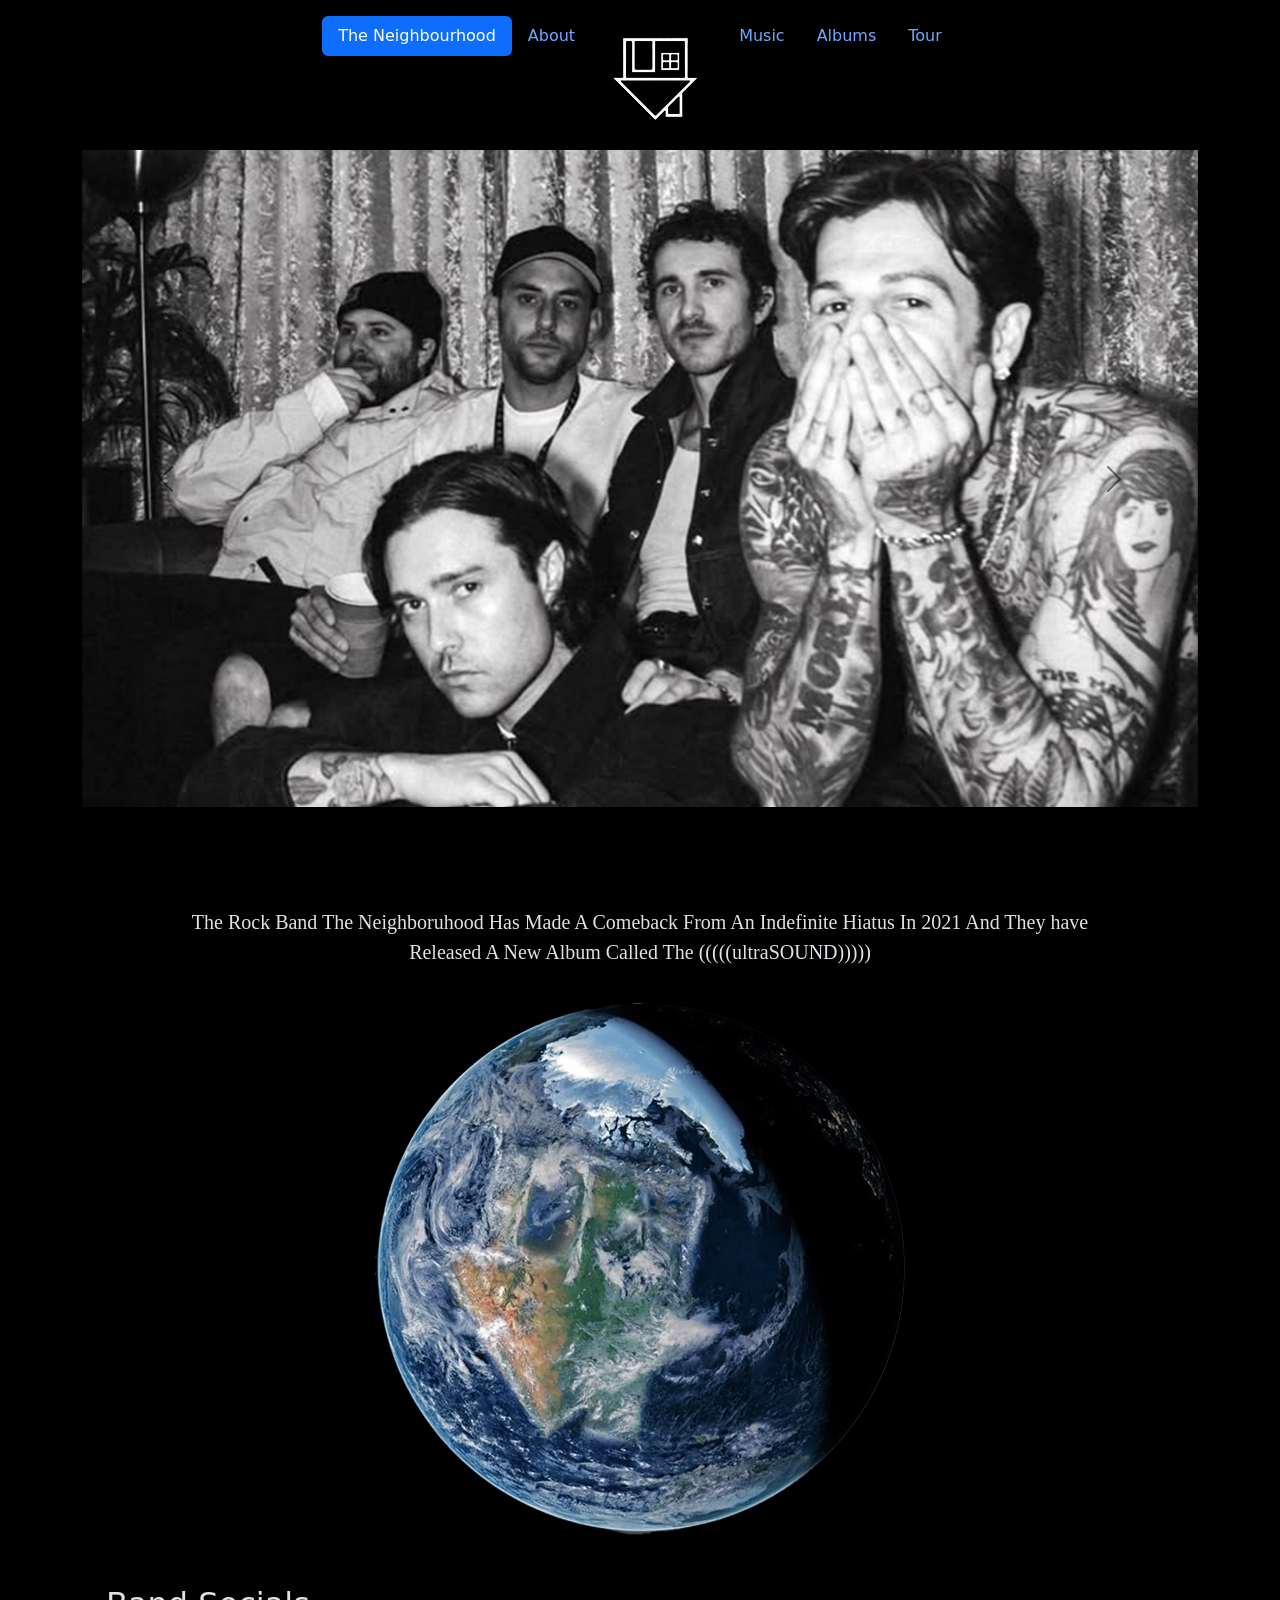
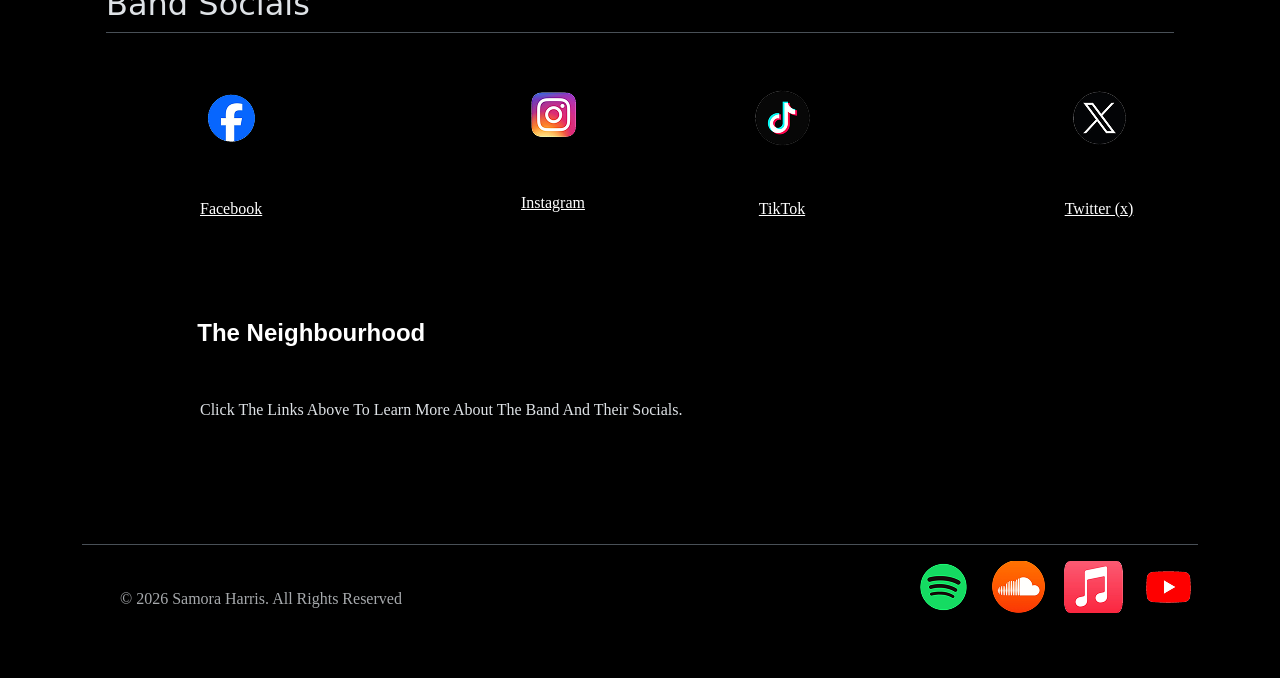
<file: index.html>
<!DOCTYPE html>
<html lang="en" data-bs-theme="dark">
<head>
    <meta charset="UTF-8">
    <meta name="viewport" content="width=device-width, initial-scale=1.0">
    <title>Band_homepage</title>
</head>
<body>
<link href="https://cdn.jsdelivr.net/npm/bootstrap@5.3.3/dist/css/bootstrap.min.css" rel="stylesheet">
 <link href="css/Styles_1.css" rel="stylesheet" />

      <div class="b-example-divider"></div>
      <div class="container">
        <header class="d-flex justify-content-center py-3">
          <ul class="nav nav-pills">
            <li class="nav-item">
              <a href="index.html" class="nav-link active" aria-current="page">The Neighbourhood</a>
            </li>
            <li class="nav-item"><a href="About.html" class="nav-link">About</a></li>
            <li class="nav-item"><a href="albums.html" class="nav-link"><img src="img/TheN_logo 1.png" class="rounded mx-auto d-block" alt="..."></a></li>
            <li class="nav-item"><a href="Music.html" class="nav-link">Music</a></li>
            <li class="nav-item"><a href="albums.html" class="nav-link">Albums</a></li>
            <li class="nav-item"><a href="tour.html" class="nav-link">Tour</a></li>
          </ul>
        </header>

<div id="carouselExample" class="carousel slide">
  <div class="carousel-inner">
    <div class="carousel-item active">
      <img src="img/Rectangle 1.png" class="d-block w-100" alt="...">
    </div>
    <div class="carousel-item">
      <img src="img/THE_BAND.png" class="d-block w-100" alt="...">
    </div>
    <div class="carousel-item">
      <img src="img/Rectangle 33.png" class="d-block w-100" alt="...">
    </div>
  </div>
  <button class="carousel-control-prev" type="button" data-bs-target="#carouselExample" data-bs-slide="prev">
    <span class="carousel-control-prev-icon" aria-hidden="true"></span>
    <span class="visually-hidden">Previous</span>
  </button>
  <button class="carousel-control-next" type="button" data-bs-target="#carouselExample" data-bs-slide="next">
    <span class="carousel-control-next-icon" aria-hidden="true"></span>
    <span class="visually-hidden">Next</span>
  </button>
</div>

<figure class="text-center">
  <blockquote class="blockquote">
    <p>The Rock Band The Neighboruhood Has Made A Comeback From An Indefinite Hiatus In 2021 And They have Released A New Album Called The (((((ultraSOUND)))))</p>
  </blockquote>
  </figure>

 <img src="img/Rectangle 33.png" class="rounded mx-auto d-block" alt="...">
 
 <div class="b-example-divider"></div>
      <div class="container px-4 py-5" id="icon-grid">
        <h2 class="pb-2 border-bottom">Band Socials</h2>
        <div
          class="row row-cols-1 row-cols-sm-2 row-cols-md-3 row-cols-lg-4 g-4 py-5"
        >
          <div class="col d-flex align-items-start">
            <svg
              class="bi text-body-secondary flex-shrink-0 me-3"
              width="1.75em"
              height="1.75em"
              aria-hidden="true"
            >
              <use xlink:href="#bootstrap"></use>
            </svg>
            <div>
               <img src="img/Rectangle 7.png" class="rounded mx-auto d-block" alt="...">
             <p>
               <a href="https://www.facebook.com/TheNeighbourhood/">Facebook</a>
              </p>
            </div>
          </div>
          <div class="col d-flex align-items-start">
            <svg
              class="bi text-body-secondary flex-shrink-0 me-3"
              width="1.75em"
              height="1.75em"
              aria-hidden="true"
            >
              <use xlink:href="#cpu-fill"></use>
            </svg>
            <div>
              <img src="img/Rectangle 6.png" class="rounded mx-auto d-block" alt="...">
              <h3 class="fw-bold mb-0 fs-4 text-body-emphasis">
              </h3>
              <p>
               <a href="https://www.instagram.com/thenbhd/reels/">Instagram</a>
              </p>
            </div>
          </div>
          <div class="col d-flex align-items-start">
            <svg>
              class="bi text-body-secondary flex-shrink-0 me-3"
              width="1.75em"
              height="1.75em"
              aria-hidden="true"
            >
              <use xlink:href="#calendar3"></use>
            </svg>
            <div>
              <img src="img/Rectangle 8.png" class="rounded mx-auto d-block" alt="...">
              <h3 class="fw-bold mb-0 fs-4 text-body-emphasis">
              </h3>
              <p>
              <a href="https://www.tiktok.com/@thenbhd/">TikTok</a>
              </p>
            </div>
          </div>
          <div class="col d-flex align-items-start">
            <svg
              class="bi text-body-secondary flex-shrink-0 me-3"
              width="1.75em"
              height="1.75em"
              aria-hidden="true"
            >
              <use xlink:href="#home"></use>
            </svg>
            <div>
              <img src="img/Rectangle 9.png" class="rounded mx-auto d-block" alt="...">
              <h3 class="fw-bold mb-0 fs-4 text-body-emphasis">

              </h3>
              <p>
                <a href="https://x.com/thenbhd">Twitter (x)</a>
              </p>
            </div>
          </div>
        
          </div>
          <div class="col d-flex align-items-start">
            <svg
              class="bi text-body-secondary flex-shrink-0 me-3"
              width="1.75em"
              height="1.75em"
              aria-hidden="true"
            >
              <use xlink:href="#tools"></use>
            </svg>
            <div>
              <h3 class="fw-bold mb-0 fs-4 text-body-emphasis">
                The Neighbourhood 
              </h3>
              <p>
                Click The Links Above To Learn More About The Band And Their Socials.
              </p>
            </div>
          </div>
        </div>
      </div>

 <div class="b-example-divider"></div>
    <div class="container">
      <footer
        class="d-flex flex-wrap justify-content-between align-items-center py-3 my-4 border-top"
      >
        <div class="col-md-4 d-flex align-items-center">
          <a
            href="/"
            class="mb-3 me-2 mb-md-0 text-body-secondary text-decoration-none lh-1"
            aria-label="Bootstrap"
          >
            <svg class="bi" width="30" height="24" aria-hidden="true">
              <use xlink:href="#bootstrap"></use>
            </svg>
          </a>
          <span class="mb-3 mb-md-0 text-body-secondary"
            >&copy; 2026 Samora Harris. All Rights Reserved</span
          >
        </div>
        <ul class="nav col-md-4 justify-content-end list-unstyled d-flex">
          <li class="ms-3">
            <a class="text-body-secondary" href="https://open.spotify.com/artist/77SW9BnxLY8rJ0RciFqkHh" aria-label="Spotify"
              > <img src="img/Rectangle 2.png" class="rounded mx-auto d-block" alt="...">
               
              <svg class="bi" width="24" height="24" aria-hidden="true">
                <use xlink:href="#instagram"></use></svg
            ></a>
          </li>
          <li class="ms-3">
            <a class="text-body-secondary" href="https://soundcloud.com/theneighbourhood" aria-label="soundcloud"
              > <img src="img/Rectangle 5.png" class="rounded mx-auto d-block" alt="...">

              <svg class="bi" width="24" height="24">
                <use xlink:href="#facebook"></use></svg
            ></a>
          </li>
          <li class="ms-3">
            <a class="text-body-secondary" href="https://music.apple.com/us/artist/the-neighbourhood/219350813" aria-label="Apple Music"
              > <img src="img/Rectangle 3.png" class="rounded mx-auto d-block" alt="...">
               
              <svg class="bi" width="24" height="24" aria-hidden="true">
                <use xlink:href="#instagram"></use></svg
            ></a>
          </li>
           <li class="ms-3">
            <a class="text-body-secondary" href="https://music.youtube.com/channel/UCDAXusYwRJpiSP2CHnXnVnw" aria-label="YouTube Music"
              > <img src="img/Rectangle 4.png" class="rounded mx-auto d-block" alt="...">
               
              <svg class="bi" width="24" height="24" aria-hidden="true">
                <use xlink:href="#instagram"></use></svg
            ></a>
          </li>
        </ul>
      </footer>
    </div>

    <script src="https://cdn.jsdelivr.net/npm/bootstrap@5.3.3/dist/js/bootstrap.bundle.min.js"></script>
</body>
</html>
</file>
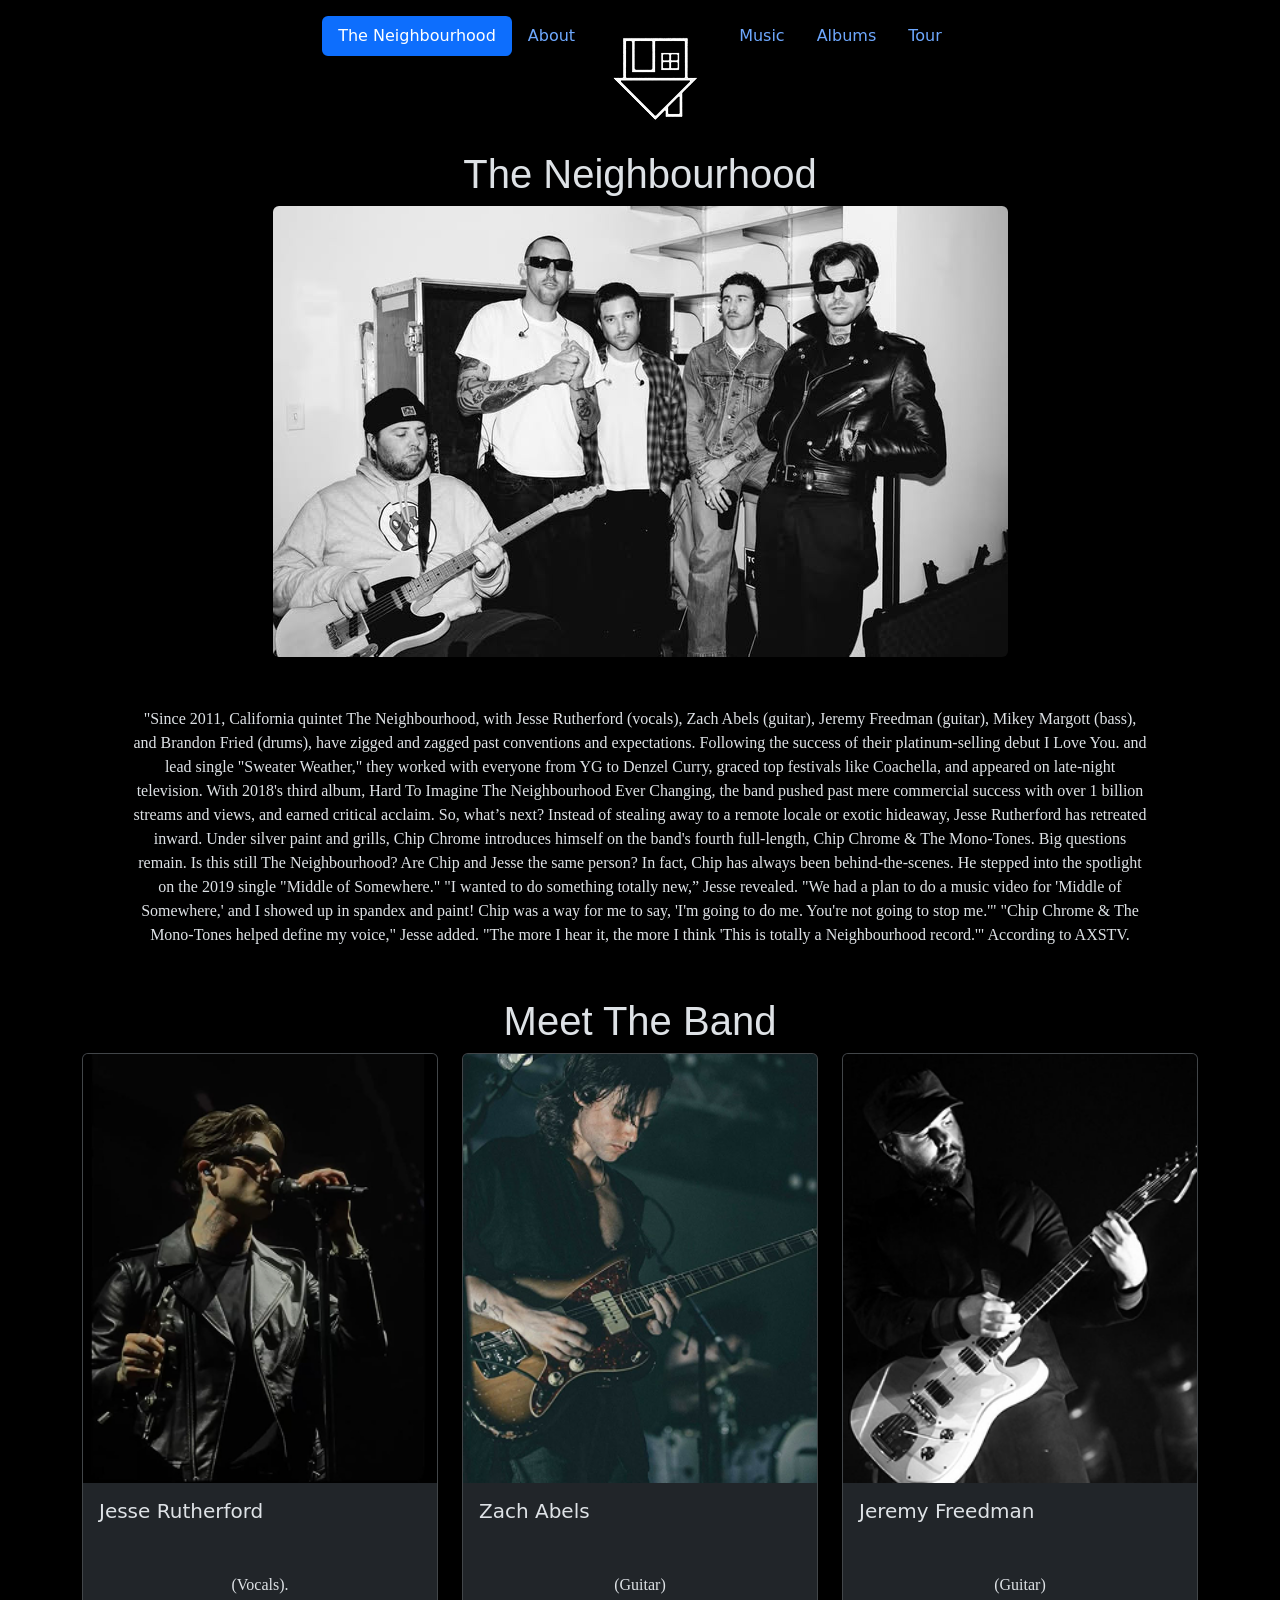
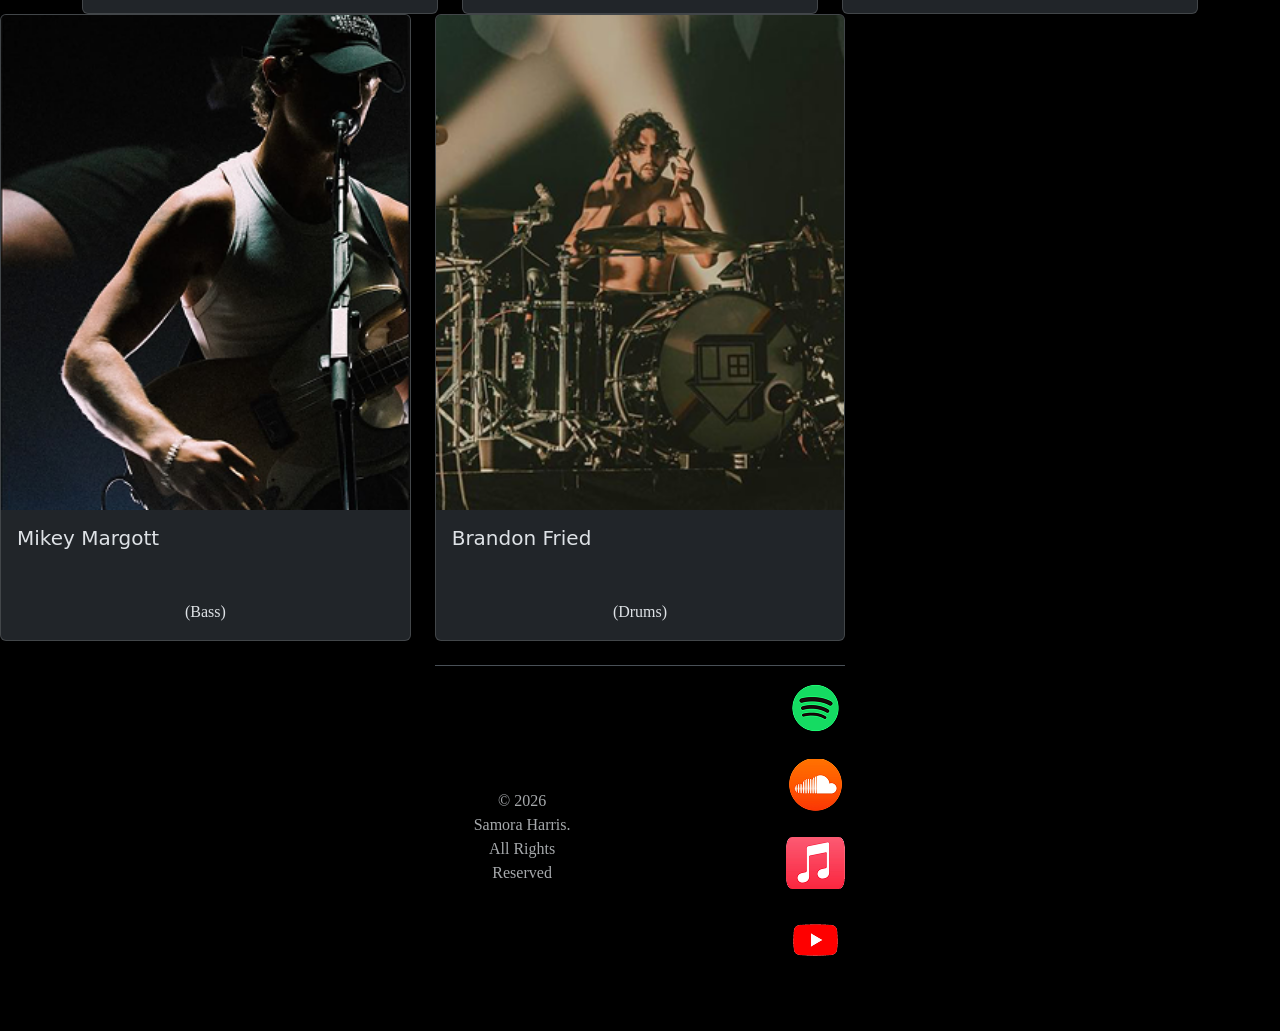
<file: About.html>
<!DOCTYPE html>
<html lang="en" data-bs-theme="dark">
<head>
    <meta charset="UTF-8">
    <meta name="viewport" content="width=device-width, initial-scale=1.0">
    <title>Document</title>
</head>
<body>
    <link href="https://cdn.jsdelivr.net/npm/bootstrap@5.3.3/dist/css/bootstrap.min.css" rel="stylesheet">
    <link href="css/Styles_1.css" rel="stylesheet" />
   <div class="b-example-divider"></div>
      <div class="container">
        <header class="d-flex justify-content-center py-3">
          <ul class="nav nav-pills">
            <li class="nav-item">
              <a href="index.html" class="nav-link active" aria-current="page">The Neighbourhood</a>
            </li>
            <li class="nav-item"><a href="About.html" class="nav-link">About</a></li>
            <li class="nav-item"><a href="albums.html" class="nav-link"><img src="img/TheN_logo 1.png" class="rounded mx-auto d-block" alt="..."></a></li>
            <li class="nav-item"><a href="Music.html" class="nav-link">Music</a></li>
            <li class="nav-item"><a href="albums.html" class="nav-link">Albums</a></li>
            <li class="nav-item"><a href="tour.html" class="nav-link">Tour</a></li>
          </ul>
        </header>

<h1>The Neighbourhood</h1>

<img src="img/THE_BAND.png" class="rounded mx-auto d-block" alt="...">

<p>"Since 2011, California quintet The Neighbourhood, with Jesse Rutherford (vocals), Zach Abels (guitar), Jeremy Freedman (guitar), Mikey Margott (bass), and Brandon Fried (drums), have zigged and zagged past conventions and expectations. Following the success of their platinum-selling debut I Love You. and lead single "Sweater Weather," they worked with everyone from YG to Denzel Curry, graced top festivals like Coachella, and appeared on late-night television. With 2018's third album, Hard To Imagine The Neighbourhood Ever Changing, the band pushed past mere commercial success with over 1 billion streams and views, and earned critical acclaim. So, what’s next? Instead of stealing away to a remote locale or exotic hideaway, Jesse Rutherford has retreated inward. Under silver paint and grills, Chip Chrome introduces himself on the band's fourth full-length, Chip Chrome & The Mono-Tones. Big questions remain. Is this still The Neighbourhood? Are Chip and Jesse the same person? In fact, Chip has always been behind-the-scenes. He stepped into the spotlight on the 2019 single "Middle of Somewhere." "I wanted to do something totally new,” Jesse revealed. "We had a plan to do a music video for 'Middle of Somewhere,' and I showed up in spandex and paint! Chip was a way for me to say, 'I'm going to do me. You're not going to stop me.'" "Chip Chrome & The Mono-Tones helped define my voice," Jesse added. "The more I hear it, the more I think 'This is totally a Neighbourhood record.'"
According to AXSTV. </p>

<h1>Meet The Band</h1>


<div class="row row-cols-1 row-cols-md-3 g-4">
  <div class="col">
    <div class="card h-100">
      <img src="img/Rectangle 12.png" class="card-img-top" alt="...">
      <div class="card-body">
        <h5 class="card-title"> Jesse Rutherford</h5>
        <p class="card-text">(Vocals).</p>
      </div>
    </div>
  </div>
  <div class="col">
    <div class="card h-100">
      <img src="img/Rectangle 13.png" class="card-img-top" alt="...">
      <div class="card-body">
        <h5 class="card-title">Zach Abels</h5>
        <p class="card-text">(Guitar)</p>
      </div>
    </div>
  </div>
  <div class="col">
    <div class="card h-100">
      <img src="img/Rectangle 14.png" class="card-img-top" alt="...">
      <div class="card-body">
        <h5 class="card-title">Jeremy Freedman</h5>
        <p class="card-text">(Guitar)</p>
      </div>
    </div>
  </div>
  </div>
</div>

<div class="row row-cols-1 row-cols-md-3 g-4">
  <div class="col">
    <div class="card h-100">
      <img src="img/Rectangle 15.png" class="card-img-top" alt="...">
      <div class="card-body">
        <h5 class="card-title">Mikey Margott </h5>
        <p class="card-text">(Bass)</p>
      </div>
    </div>
  </div>
  <div class="col">
    <div class="card h-100">
      <img src="img/Rectangle 16.png" class="card-img-top" alt="...">
      <div class="card-body">
        <h5 class="card-title">Brandon Fried</h5>
        <p class="card-text">(Drums)</p>
      </div>
    </div>
  </div>

<div class="b-example-divider"></div>
    <div class="container">
      <footer
        class="d-flex flex-wrap justify-content-between align-items-center py-3 my-4 border-top"
      >
        <div class="col-md-4 d-flex align-items-center">
          <a
            href="/"
            class="mb-3 me-2 mb-md-0 text-body-secondary text-decoration-none lh-1"
            aria-label="Bootstrap"
          >
            <svg class="bi" width="30" height="24" aria-hidden="true">
              <use xlink:href="#bootstrap"></use>
            </svg>
          </a>
          <span class="mb-3 mb-md-0 text-body-secondary"
            >&copy; 2026 Samora Harris. All Rights Reserved</span
          >
        </div>
        <ul class="nav col-md-4 justify-content-end list-unstyled d-flex">
          <li class="ms-3">
            <a class="text-body-secondary" href="https://open.spotify.com/artist/77SW9BnxLY8rJ0RciFqkHh" aria-label="Spotify"
              > <img src="img/Rectangle 2.png" class="rounded mx-auto d-block" alt="...">
               
              <svg class="bi" width="24" height="24" aria-hidden="true">
                <use xlink:href="#instagram"></use></svg
            ></a>
          </li>
          <li class="ms-3">
            <a class="text-body-secondary" href="https://soundcloud.com/theneighbourhood" aria-label="soundcloud"
              > <img src="img/Rectangle 5.png" class="rounded mx-auto d-block" alt="...">

              <svg class="bi" width="24" height="24">
                <use xlink:href="#facebook"></use></svg
            ></a>
          </li>
          <li class="ms-3">
            <a class="text-body-secondary" href="https://music.apple.com/us/artist/the-neighbourhood/219350813" aria-label="Apple Music"
              > <img src="img/Rectangle 3.png" class="rounded mx-auto d-block" alt="...">
               
              <svg class="bi" width="24" height="24" aria-hidden="true">
                <use xlink:href="#instagram"></use></svg
            ></a>
          </li>
           <li class="ms-3">
            <a class="text-body-secondary" href="https://music.youtube.com/channel/UCDAXusYwRJpiSP2CHnXnVnw" aria-label="YouTube Music"
              > <img src="img/Rectangle 4.png" class="rounded mx-auto d-block" alt="...">
               
              <svg class="bi" width="24" height="24" aria-hidden="true">
                <use xlink:href="#instagram"></use></svg
            ></a>
          </li>
        </ul>
      </footer>
    </div>

 

  <script src="https://cdn.jsdelivr.net/npm/bootstrap@5.3.3/dist/js/bootstrap.bundle.min.js"></script>
</body>
</html>
</file>
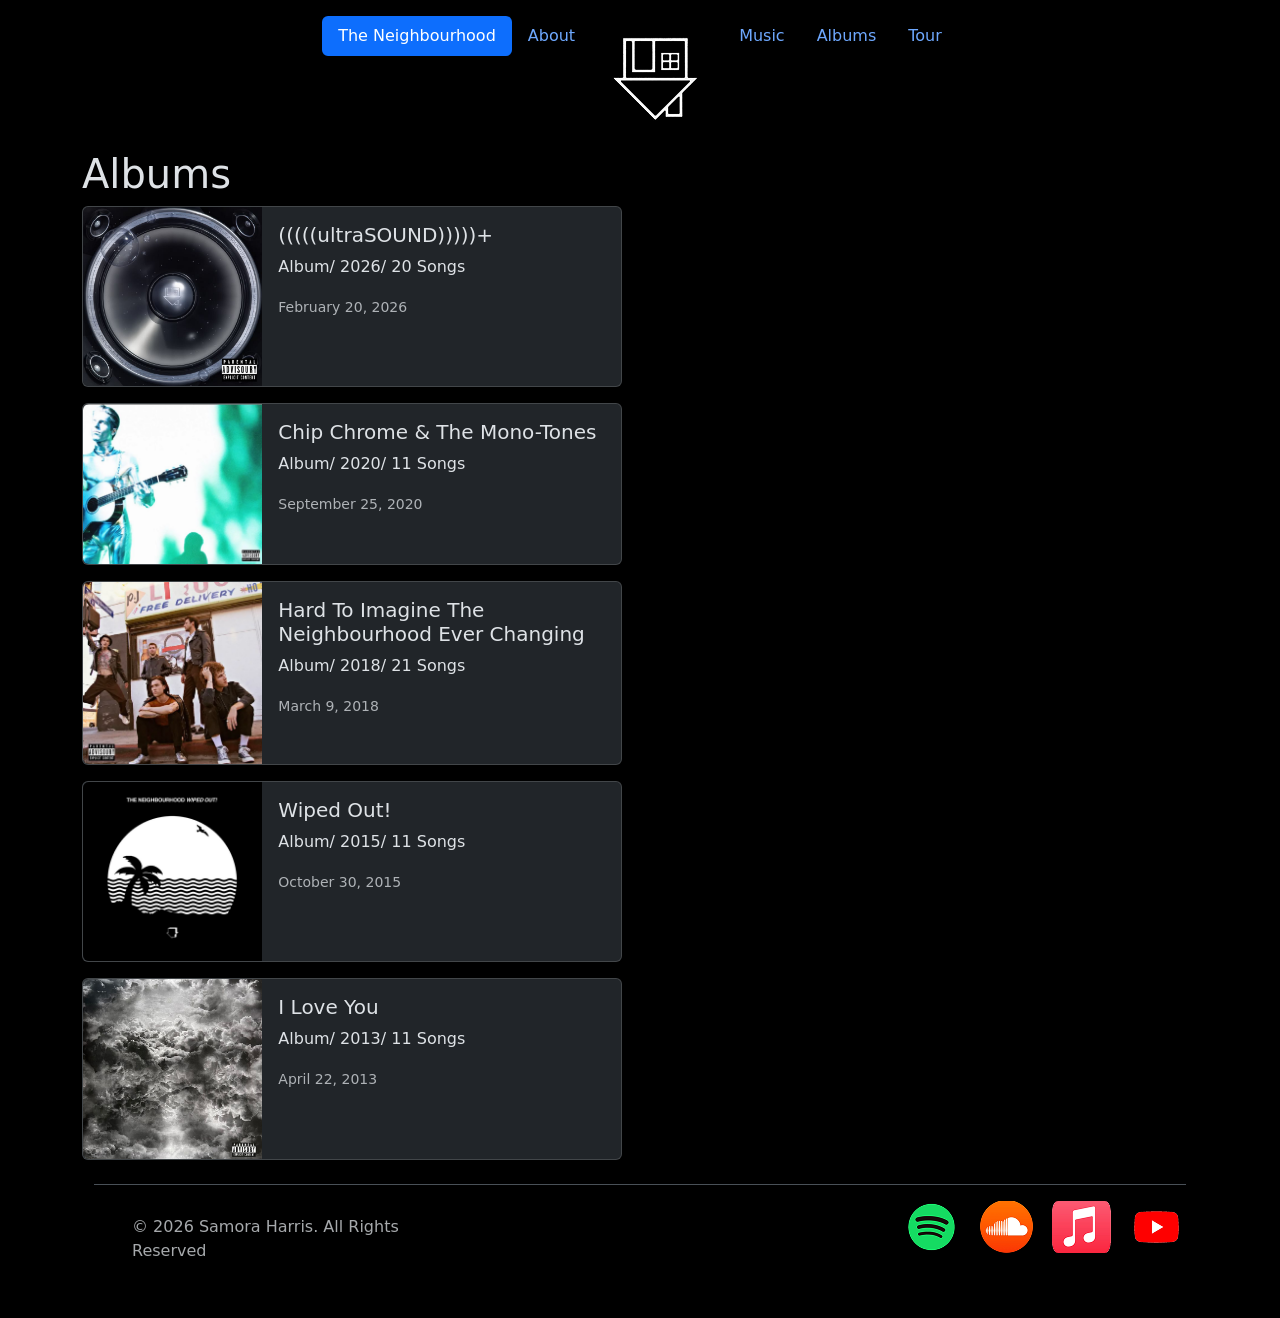
<file: albums.html>
<!DOCTYPE html>
<html lang="en" data-bs-theme="dark">
<head>
    <meta charset="UTF-8">
    <meta name="viewport" content="width=device-width, initial-scale=1.0">
    <title>Document</title>
</head>
<body>
 <link href="https://cdn.jsdelivr.net/npm/bootstrap@5.3.3/dist/css/bootstrap.min.css" rel="stylesheet">
  <link href="css/Styles_2.css" rel="stylesheet" />
   <div class="b-example-divider"></div>
      <div class="container">
        <header class="d-flex justify-content-center py-3">
          <ul class="nav nav-pills">
            <li class="nav-item">
              <a href="index.html" class="nav-link active" aria-current="page">The Neighbourhood</a>
            </li>
            <li class="nav-item"><a href="About.html" class="nav-link">About</a></li>
            <li class="nav-item"><a href="albums.html" class="nav-link"><img src="img/TheN_logo 1.png" class="rounded mx-auto d-block" alt="..."></a></li>
            <li class="nav-item"><a href="Music.html" class="nav-link">Music</a></li>
            <li class="nav-item"><a href="albums.html" class="nav-link">Albums</a></li>
            <li class="nav-item"><a href="tour.html" class="nav-link">Tour</a></li>
          </ul>
        </header>

<h1>Albums</h1>

<div class="card mb-3" style="max-width: 540px;">
  <div class="row g-0">
    <div class="col-md-4">
      <img src="img/1.png" class="img-fluid rounded-start" alt="...">
    </div>
    <div class="col-md-8">
      <div class="card-body">
        <h5 class="card-title">(((((ultraSOUND)))))+</h5>
        <p class="card-text">Album/ 2026/ 20 Songs</p>
        <p class="card-text"><small class="text-body-secondary">February 20, 2026</small></p>
      </div>
    </div>
  </div>
</div>
<div class="card mb-3" style="max-width: 540px;">
  <div class="row g-0">
    <div class="col-md-4">
      <img src="img/2.png" class="img-fluid rounded-start" alt="...">
    </div>
    <div class="col-md-8">
      <div class="card-body">
        <h5 class="card-title">Chip Chrome & The Mono-Tones</h5>
        <p class="card-text">Album/ 2020/ 11 Songs</p>
        <p class="card-text"><small class="text-body-secondary">September 25, 2020</small></p>
      </div>
    </div>
  </div>
</div>
<div class="card mb-3" style="max-width: 540px;">
  <div class="row g-0">
    <div class="col-md-4">
      <img src="img/3.png" class="img-fluid rounded-start" alt="...">
    </div>
    <div class="col-md-8">
      <div class="card-body">
        <h5 class="card-title">Hard To Imagine The Neighbourhood Ever Changing</h5>
        <p class="card-text">Album/ 2018/ 21 Songs</p>
        <p class="card-text"><small class="text-body-secondary">March 9, 2018</small></p>
      </div>
    </div>
  </div>
</div>
<div class="card mb-3" style="max-width: 540px;">
  <div class="row g-0">
    <div class="col-md-4">
      <img src="img/4.png" class="img-fluid rounded-start" alt="...">
    </div>
    <div class="col-md-8">
      <div class="card-body">
        <h5 class="card-title">Wiped Out!</h5>
        <p class="card-text">Album/ 2015/ 11 Songs</p>
        <p class="card-text"><small class="text-body-secondary">October 30, 2015</small></p>
      </div>
    </div>
  </div>
</div>
<div class="card mb-3" style="max-width: 540px;">
  <div class="row g-0">
    <div class="col-md-4">
      <img src="img/5.png" class="img-fluid rounded-start" alt="...">
    </div>
    <div class="col-md-8">
      <div class="card-body">
        <h5 class="card-title">I Love You</h5>
        <p class="card-text">Album/ 2013/ 11 Songs</p>
        <p class="card-text"><small class="text-body-secondary">April 22, 2013</small></p>
      </div>
    </div>
  </div>
</div>
<div class="b-example-divider"></div>
    <div class="container">
      <footer
        class="d-flex flex-wrap justify-content-between align-items-center py-3 my-4 border-top"
      >
        <div class="col-md-4 d-flex align-items-center">
          <a
            href="/"
            class="mb-3 me-2 mb-md-0 text-body-secondary text-decoration-none lh-1"
            aria-label="Bootstrap"
          >
            <svg class="bi" width="30" height="24" aria-hidden="true">
              <use xlink:href="#bootstrap"></use>
            </svg>
          </a>
          <span class="mb-3 mb-md-0 text-body-secondary"
            >&copy; 2026 Samora Harris. All Rights Reserved</span
          >
        </div>
        <ul class="nav col-md-4 justify-content-end list-unstyled d-flex">
          <li class="ms-3">
            <a class="text-body-secondary" href="https://open.spotify.com/artist/77SW9BnxLY8rJ0RciFqkHh" aria-label="Spotify"
              > <img src="img/Rectangle 2.png" class="rounded mx-auto d-block" alt="...">
               
              <svg class="bi" width="24" height="24" aria-hidden="true">
                <use xlink:href="#instagram"></use></svg
            ></a>
          </li>
          <li class="ms-3">
            <a class="text-body-secondary" href="https://soundcloud.com/theneighbourhood" aria-label="soundcloud"
              > <img src="img/Rectangle 5.png" class="rounded mx-auto d-block" alt="...">

              <svg class="bi" width="24" height="24">
                <use xlink:href="#facebook"></use></svg
            ></a>
          </li>
          <li class="ms-3">
            <a class="text-body-secondary" href="https://music.apple.com/us/artist/the-neighbourhood/219350813" aria-label="Apple Music"
              > <img src="img/Rectangle 3.png" class="rounded mx-auto d-block" alt="...">
               
              <svg class="bi" width="24" height="24" aria-hidden="true">
                <use xlink:href="#instagram"></use></svg
            ></a>
          </li>
           <li class="ms-3">
            <a class="text-body-secondary" href="https://music.youtube.com/channel/UCDAXusYwRJpiSP2CHnXnVnw" aria-label="YouTube Music"
              > <img src="img/Rectangle 4.png" class="rounded mx-auto d-block" alt="...">
               
              <svg class="bi" width="24" height="24" aria-hidden="true">
                <use xlink:href="#instagram"></use></svg
            ></a>
          </li>
        </ul>
      </footer>
    </div>


      <script src="https://cdn.jsdelivr.net/npm/bootstrap@5.3.3/dist/js/bootstrap.bundle.min.js"></script>
</body>
</html>
</file>
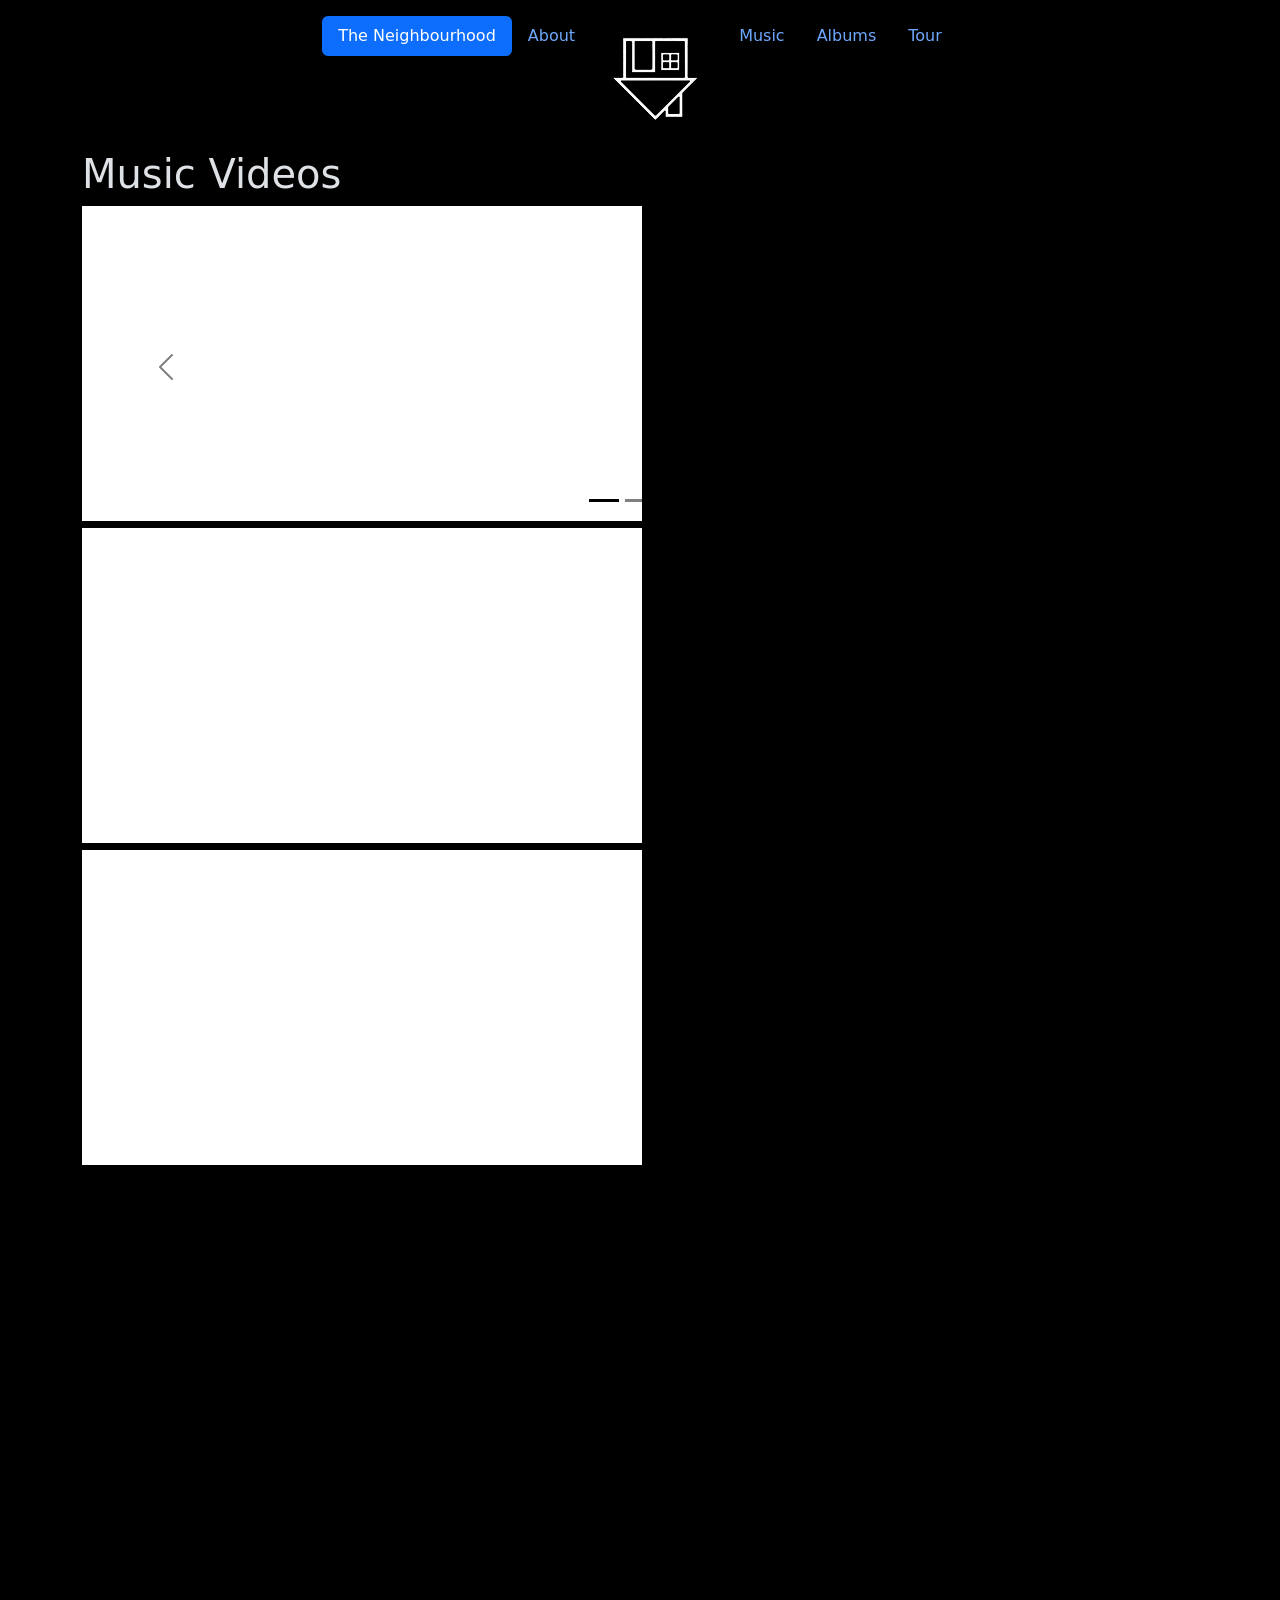
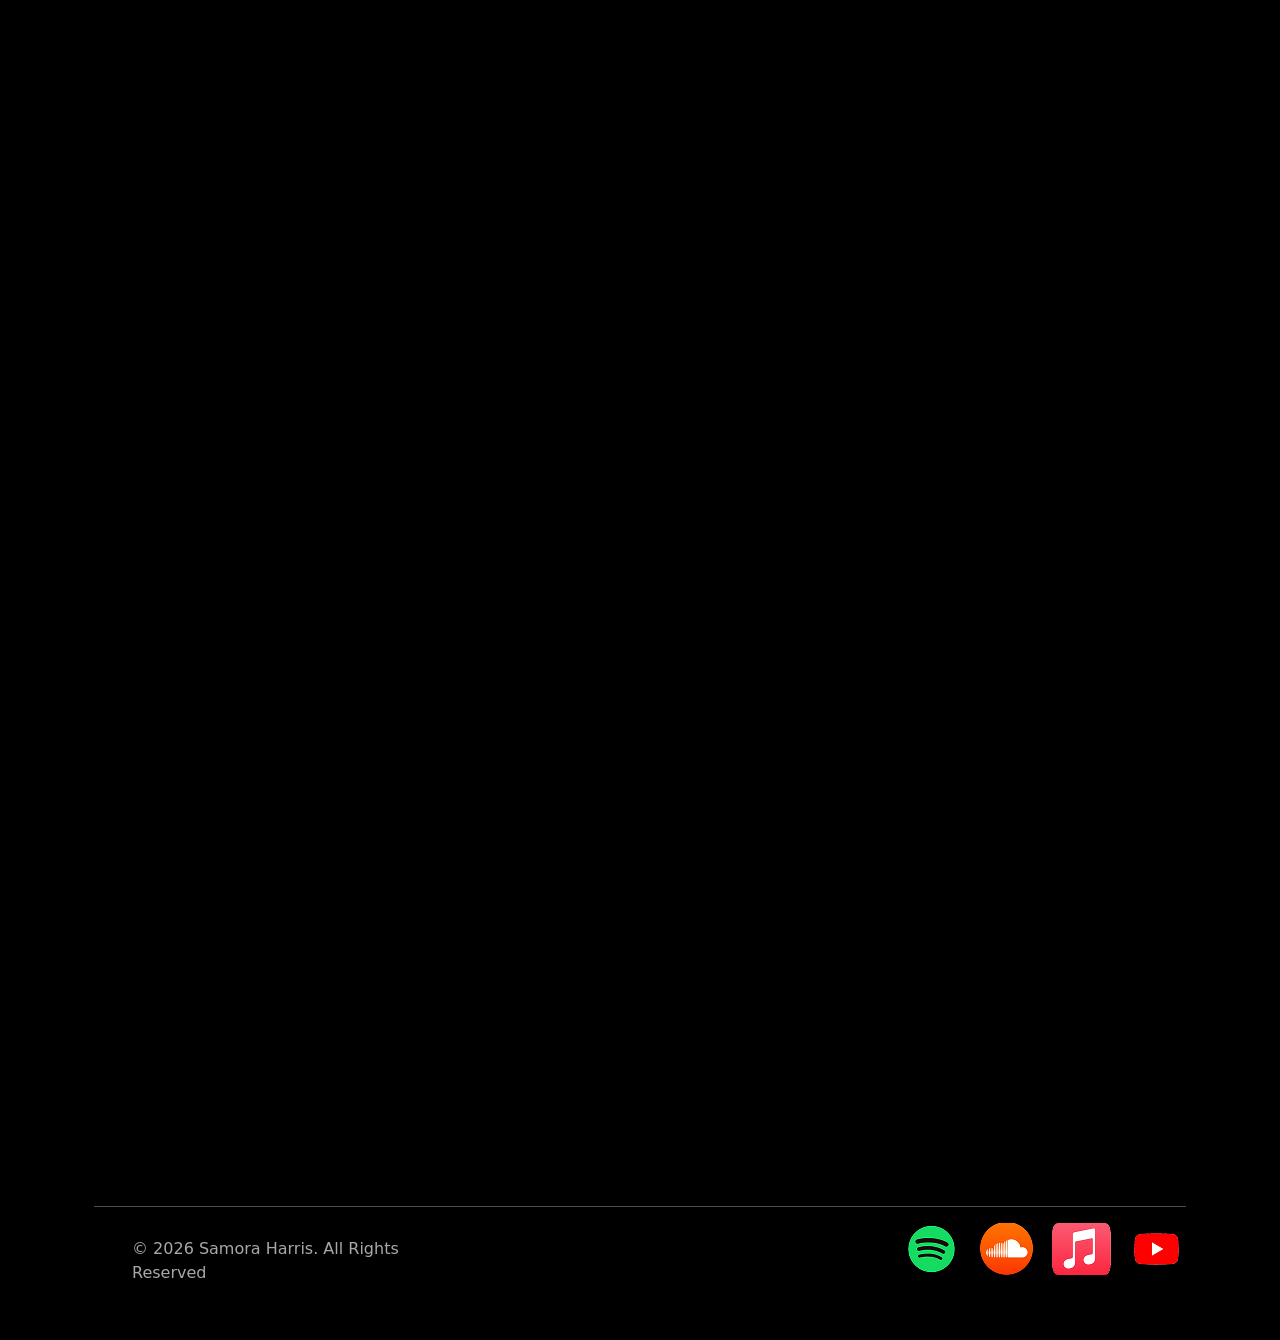
<file: Music.html>
<!DOCTYPE html>
<html lang="en" data-bs-theme="dark">
<head>
    <meta charset="UTF-8">
    <meta name="viewport" content="width=device-width, initial-scale=1.0">
    <title>Document</title>
</head>
<body>
    <link href="https://cdn.jsdelivr.net/npm/bootstrap@5.3.3/dist/css/bootstrap.min.css" rel="stylesheet">
   <link href="css/Styles_2.css" rel="stylesheet" />
   <div class="b-example-divider"></div>
      <div class="container">
        <header class="d-flex justify-content-center py-3">
          <ul class="nav nav-pills">
            <li class="nav-item">
              <a href="index.html" class="nav-link active" aria-current="page">The Neighbourhood</a>
            </li>
            <li class="nav-item"><a href="About.html" class="nav-link">About</a></li>
            <li class="nav-item"><a href="albums.html" class="nav-link"><img src="img/TheN_logo 1.png" class="rounded mx-auto d-block" alt="..."></a></li>
            <li class="nav-item"><a href="Music.html" class="nav-link">Music</a></li>
            <li class="nav-item"><a href="albums.html" class="nav-link">Albums</a></li>
            <li class="nav-item"><a href="tour.html" class="nav-link">Tour</a></li>
          </ul>
        </header>

<h1>Music Videos</h1>

<div id="carouselExampleIndicators" class="carousel slide">
  <div class="carousel-indicators">
    <button type="button" data-bs-target="#carouselExampleIndicators" data-bs-slide-to="0" class="active" aria-current="true" aria-label="Slide 1"></button>
    <button type="button" data-bs-target="#carouselExampleIndicators" data-bs-slide-to="1" aria-label="Slide 2"></button>
    <button type="button" data-bs-target="#carouselExampleIndicators" data-bs-slide-to="2" aria-label="Slide 3"></button>
   
  </div>
  <div class="carousel-inner">
    <div class="carousel-item active">
      <iframe width="560" height="315" src="https://www.youtube.com/embed/GCdwKhTtNNw?si=7A5ILxjHKOF92pWf" title="YouTube video player" frameborder="0" allow="accelerometer; autoplay; clipboard-write; encrypted-media; gyroscope; picture-in-picture; web-share" referrerpolicy="strict-origin-when-cross-origin" allowfullscreen></iframe>
    </div>
    <div class="carousel-item">
     <iframe width="560" height="315" src="https://www.youtube.com/embed/_lMlsPQJs6U?si=8RkBuBiKiBp6pwVc" title="YouTube video player" frameborder="0" allow="accelerometer; autoplay; clipboard-write; encrypted-media; gyroscope; picture-in-picture; web-share" referrerpolicy="strict-origin-when-cross-origin" allowfullscreen></iframe>
    </div>
    <div class="carousel-item">
      <iframe width="560" height="315" src="https://www.youtube.com/embed/zTIoErJmsp4?si=OgeV5lZHS4QjQe7k" title="YouTube video player" frameborder="0" allow="accelerometer; autoplay; clipboard-write; encrypted-media; gyroscope; picture-in-picture; web-share" referrerpolicy="strict-origin-when-cross-origin" allowfullscreen></iframe>
    </div>
  </div>
  <button class="carousel-control-prev" type="button" data-bs-target="#carouselExampleIndicators" data-bs-slide="prev">
    <span class="carousel-control-prev-icon" aria-hidden="true"></span>
    <span class="visually-hidden">Previous</span>
  </button>
  <button class="carousel-control-next" type="button" data-bs-target="#carouselExampleIndicators" data-bs-slide="next">
    <span class="carousel-control-next-icon" aria-hidden="true"></span>
    <span class="visually-hidden">Next</span>
  </button>
</div>


  <iframe width="560" height="315" src="https://www.youtube.com/embed/40_8kERYI0M?si=VKNwmBvVx3NiKhxW" title="YouTube video player" frameborder="0" allow="accelerometer; autoplay; clipboard-write; encrypted-media; gyroscope; picture-in-picture; web-share" referrerpolicy="strict-origin-when-cross-origin" allowfullscreen></iframe>
 

  <iframe width="560" height="315" src="https://www.youtube.com/embed/jh4S4kjhzkc?si=l_DglHkBTut00nRJ" title="YouTube video player" frameborder="0" allow="accelerometer; autoplay; clipboard-write; encrypted-media; gyroscope; picture-in-picture; web-share" referrerpolicy="strict-origin-when-cross-origin" allowfullscreen></iframe>
  
  <iframe width="560" height="315" src="https://www.youtube.com/embed/9PqbCv3F_8c?si=InDIh1w6QkbF9f9v" title="YouTube video player" frameborder="0" allow="accelerometer; autoplay; clipboard-write; encrypted-media; gyroscope; picture-in-picture; web-share" referrerpolicy="strict-origin-when-cross-origin" allowfullscreen></iframe>
 

  <iframe width="560" height="315" src="https://www.youtube.com/embed/SEp7gnM0Ms8?si=5pYpzKfsMWU33IHU" title="YouTube video player" frameborder="0" allow="accelerometer; autoplay; clipboard-write; encrypted-media; gyroscope; picture-in-picture; web-share" referrerpolicy="strict-origin-when-cross-origin" allowfullscreen></iframe>
 

  <iframe width="560" height="315" src="https://www.youtube.com/embed/quCfXrbqF0o?si=pczURTOwQwIC4WQR" title="YouTube video player" frameborder="0" allow="accelerometer; autoplay; clipboard-write; encrypted-media; gyroscope; picture-in-picture; web-share" referrerpolicy="strict-origin-when-cross-origin" allowfullscreen></iframe>
  


<iframe width="560" height="315" src="https://www.youtube.com/embed/Jir-WItz1OI?si=h0KiMWiuWFxqr0b4" title="YouTube video player" frameborder="0" allow="accelerometer; autoplay; clipboard-write; encrypted-media; gyroscope; picture-in-picture; web-share" referrerpolicy="strict-origin-when-cross-origin" allowfullscreen></iframe>
<iframe width="560" height="315" src="https://www.youtube.com/embed/ySfpFR6dEKQ?si=KTgKX1tDC92YftLS" title="YouTube video player" frameborder="0" allow="accelerometer; autoplay; clipboard-write; encrypted-media; gyroscope; picture-in-picture; web-share" referrerpolicy="strict-origin-when-cross-origin" allowfullscreen></iframe>


 <div class="b-example-divider"></div>
    <div class="container">
      <footer
        class="d-flex flex-wrap justify-content-between align-items-center py-3 my-4 border-top"
      >
        <div class="col-md-4 d-flex align-items-center">
          <a
            href="/"
            class="mb-3 me-2 mb-md-0 text-body-secondary text-decoration-none lh-1"
            aria-label="Bootstrap"
          >
            <svg class="bi" width="30" height="24" aria-hidden="true">
              <use xlink:href="#bootstrap"></use>
            </svg>
          </a>
          <span class="mb-3 mb-md-0 text-body-secondary"
            >&copy; 2026 Samora Harris. All Rights Reserved</span
          >
        </div>
        <ul class="nav col-md-4 justify-content-end list-unstyled d-flex">
          <li class="ms-3">
            <a class="text-body-secondary" href="https://open.spotify.com/artist/77SW9BnxLY8rJ0RciFqkHh" aria-label="Spotify"
              > <img src="img/Rectangle 2.png" class="rounded mx-auto d-block" alt="...">
               
              <svg class="bi" width="24" height="24" aria-hidden="true">
                <use xlink:href="#instagram"></use></svg
            ></a>
          </li>
          <li class="ms-3">
            <a class="text-body-secondary" href="https://soundcloud.com/theneighbourhood" aria-label="soundcloud"
              > <img src="img/Rectangle 5.png" class="rounded mx-auto d-block" alt="...">

              <svg class="bi" width="24" height="24">
                <use xlink:href="#facebook"></use></svg
            ></a>
          </li>
          <li class="ms-3">
            <a class="text-body-secondary" href="https://music.apple.com/us/artist/the-neighbourhood/219350813" aria-label="Apple Music"
              > <img src="img/Rectangle 3.png" class="rounded mx-auto d-block" alt="...">
               
              <svg class="bi" width="24" height="24" aria-hidden="true">
                <use xlink:href="#instagram"></use></svg
            ></a>
          </li>
           <li class="ms-3">
            <a class="text-body-secondary" href="https://music.youtube.com/channel/UCDAXusYwRJpiSP2CHnXnVnw" aria-label="YouTube Music"
              > <img src="img/Rectangle 4.png" class="rounded mx-auto d-block" alt="...">
               
              <svg class="bi" width="24" height="24" aria-hidden="true">
                <use xlink:href="#instagram"></use></svg
            ></a>
          </li>
        </ul>
      </footer>
    </div>


      <script src="https://cdn.jsdelivr.net/npm/bootstrap@5.3.3/dist/js/bootstrap.bundle.min.js"></script>
</body>
</html>
</file>
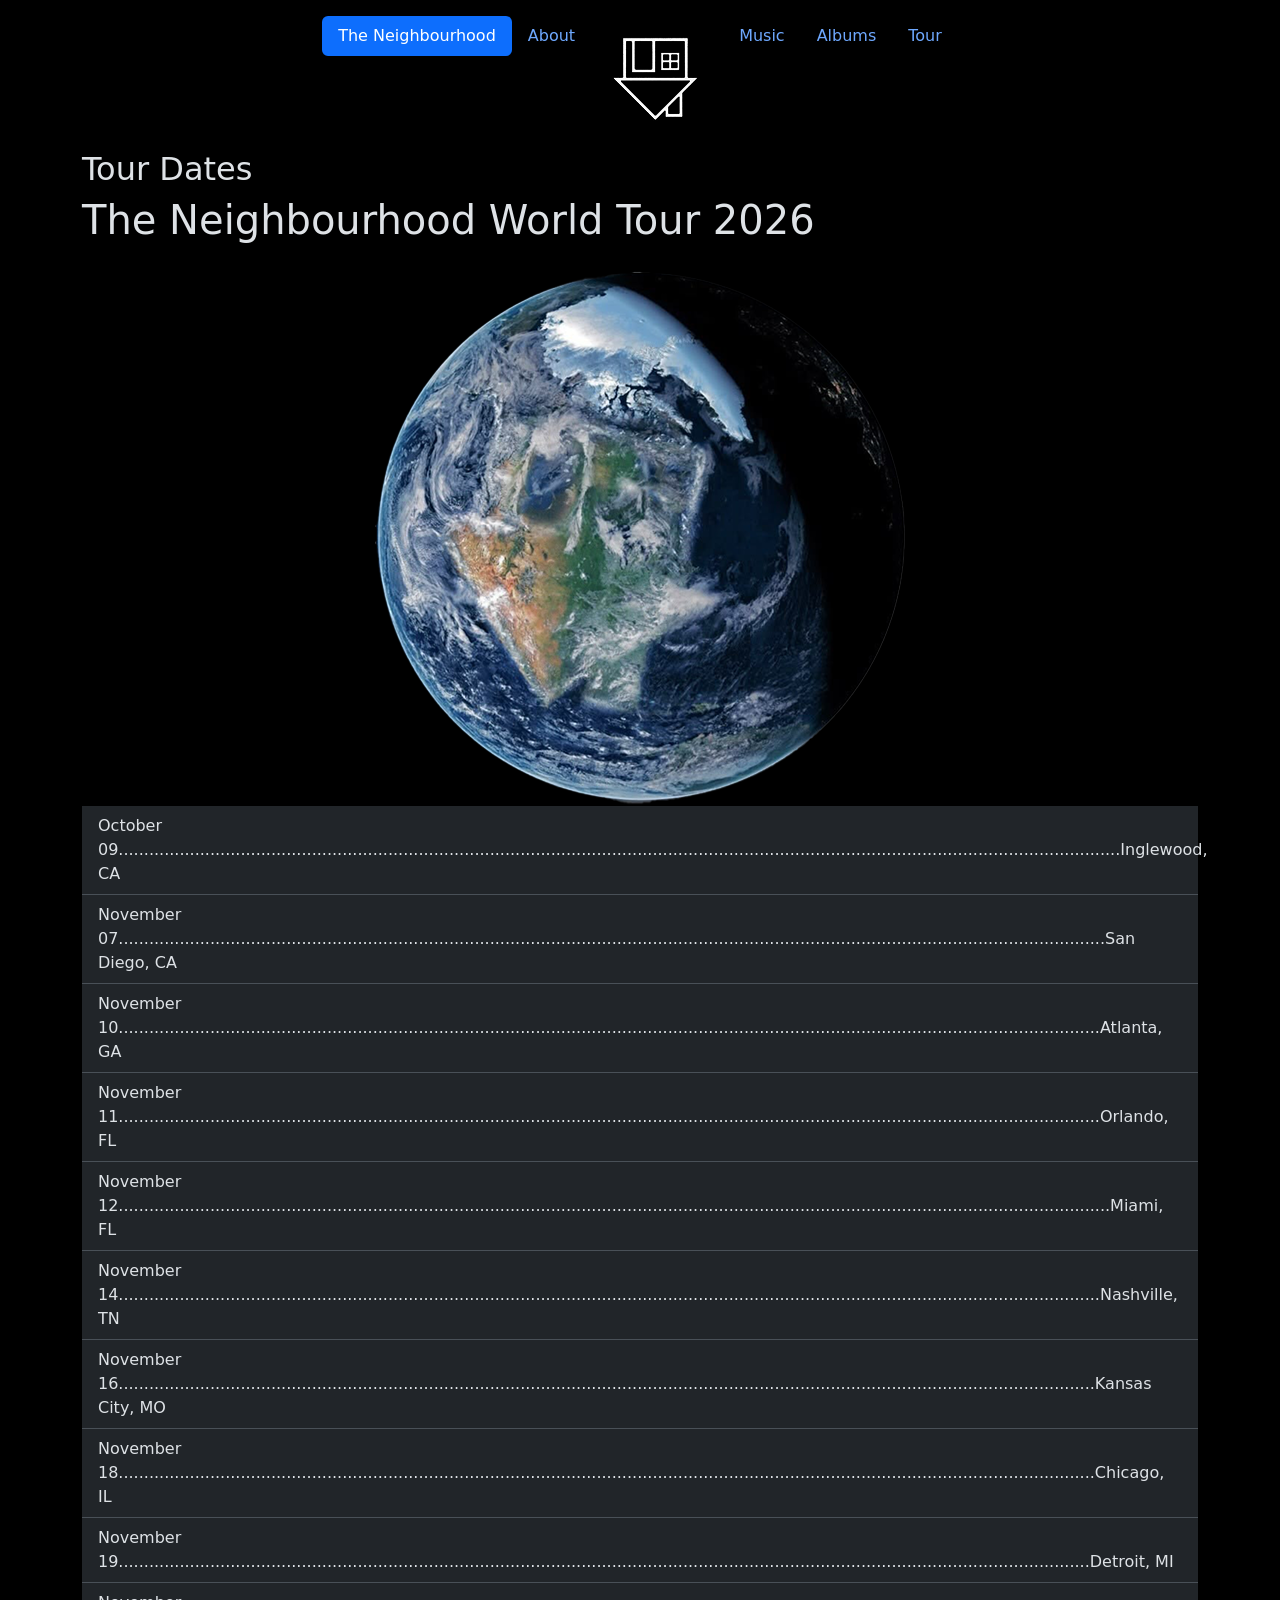
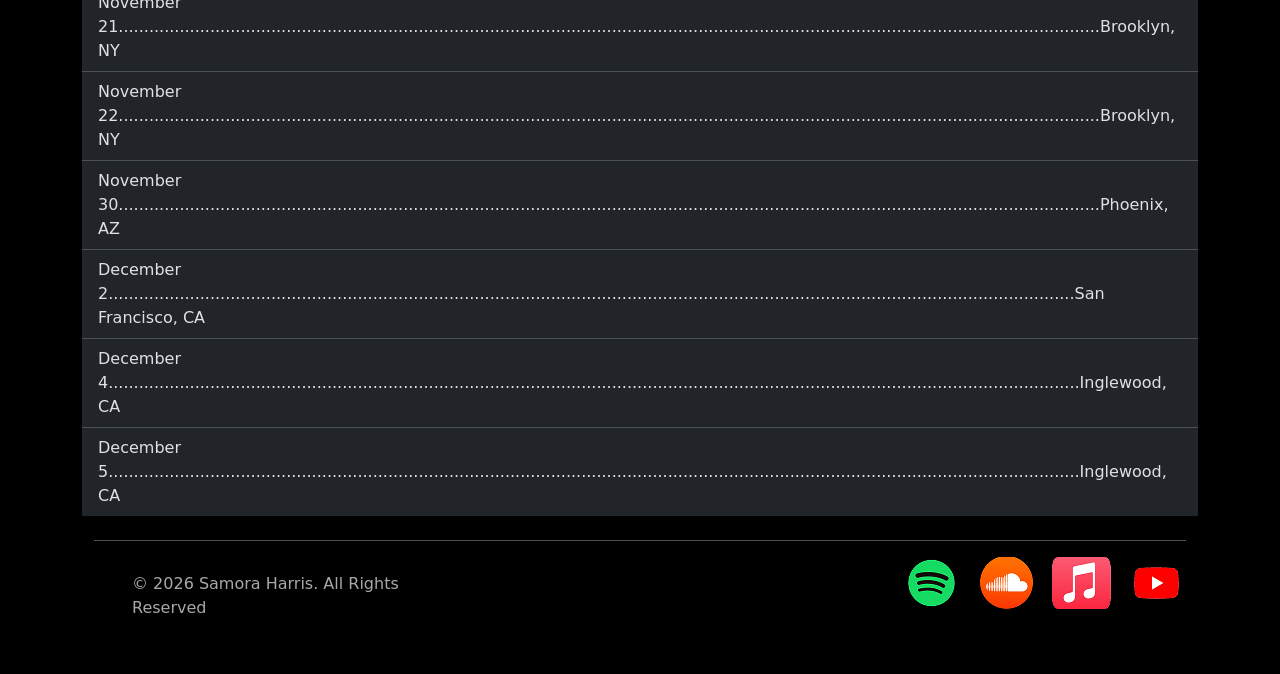
<file: tour.html>
<!DOCTYPE html>
<html lang="en" data-bs-theme="dark">
<head>
    <meta charset="UTF-8">
    <meta name="viewport" content="width=device-width, initial-scale=1.0">
    <title>Document</title>
</head>
<body>
  <link href="https://cdn.jsdelivr.net/npm/bootstrap@5.3.3/dist/css/bootstrap.min.css" rel="stylesheet">
 <link href="css/Styles_2.css" rel="stylesheet" />
  <div class="b-example-divider"></div>
      <div class="container">
        <header class="d-flex justify-content-center py-3">
          <ul class="nav nav-pills">
            <li class="nav-item">
              <a href="index.html" class="nav-link active" aria-current="page">The Neighbourhood</a>
            </li>
            <li class="nav-item"><a href="About.html" class="nav-link">About</a></li>
            <li class="nav-item"><a href="albums.html" class="nav-link"><img src="img/TheN_logo 1.png" class="rounded mx-auto d-block" alt="..."></a></li>
            <li class="nav-item"><a href="Music.html" class="nav-link">Music</a></li>
            <li class="nav-item"><a href="albums.html" class="nav-link">Albums</a></li>
            <li class="nav-item"><a href="tour.html" class="nav-link">Tour</a></li>
          </ul>
        </header>  

<h2> Tour Dates</h2>

<h1>The Neighbourhood World Tour 2026 </h1>

<img src="img/Rectangle 33.png" class="rounded mx-auto d-block" alt="...">

<ul class="list-group list-group-flush">
  <li class="list-group-item">October  09.....................................................................................................................................................................................................Inglewood, CA </li>
  <li class="list-group-item">November 07..................................................................................................................................................................................................San Diego, CA </li>
  <li class="list-group-item">November 10.................................................................................................................................................................................................Atlanta, GA </li>
  <li class="list-group-item">November 11.................................................................................................................................................................................................Orlando, FL </li>
  <li class="list-group-item">November 12...................................................................................................................................................................................................Miami, FL </li>
  <li class="list-group-item">November 14.................................................................................................................................................................................................Nashville, TN </li>
  <li class="list-group-item">November 16................................................................................................................................................................................................Kansas City, MO </li>
  <li class="list-group-item">November 18................................................................................................................................................................................................Chicago, IL </li>
  <li class="list-group-item">November 19...............................................................................................................................................................................................Detroit, MI </li>
  <li class="list-group-item">November 21.................................................................................................................................................................................................Brooklyn, NY </li>
  <li class="list-group-item">November 22.................................................................................................................................................................................................Brooklyn, NY </li>
  <li class="list-group-item">November 30.................................................................................................................................................................................................Phoenix, AZ </li>
  <li class="list-group-item">December 2..............................................................................................................................................................................................San Francisco, CA </li>
  <li class="list-group-item">December 4...............................................................................................................................................................................................Inglewood, CA </li>
  <li class="list-group-item">December 5...............................................................................................................................................................................................Inglewood, CA</li>
</ul>

<div class="b-example-divider"></div>
    <div class="container">
      <footer
        class="d-flex flex-wrap justify-content-between align-items-center py-3 my-4 border-top"
      >
        <div class="col-md-4 d-flex align-items-center">
          <a
            href="/"
            class="mb-3 me-2 mb-md-0 text-body-secondary text-decoration-none lh-1"
            aria-label="Bootstrap"
          >
            <svg class="bi" width="30" height="24" aria-hidden="true">
              <use xlink:href="#bootstrap"></use>
            </svg>
          </a>
          <span class="mb-3 mb-md-0 text-body-secondary"
            >&copy; 2026 Samora Harris. All Rights Reserved</span
          >
        </div>
        <ul class="nav col-md-4 justify-content-end list-unstyled d-flex">
          <li class="ms-3">
            <a class="text-body-secondary" href="https://open.spotify.com/artist/77SW9BnxLY8rJ0RciFqkHh" aria-label="Spotify"
              > <img src="img/Rectangle 2.png" class="rounded mx-auto d-block" alt="...">
               
              <svg class="bi" width="24" height="24" aria-hidden="true">
                <use xlink:href="#instagram"></use></svg
            ></a>
          </li>
          <li class="ms-3">
            <a class="text-body-secondary" href="https://soundcloud.com/theneighbourhood" aria-label="soundcloud"
              > <img src="img/Rectangle 5.png" class="rounded mx-auto d-block" alt="...">

              <svg class="bi" width="24" height="24">
                <use xlink:href="#facebook"></use></svg
            ></a>
          </li>
          <li class="ms-3">
            <a class="text-body-secondary" href="https://music.apple.com/us/artist/the-neighbourhood/219350813" aria-label="Apple Music"
              > <img src="img/Rectangle 3.png" class="rounded mx-auto d-block" alt="...">
               
              <svg class="bi" width="24" height="24" aria-hidden="true">
                <use xlink:href="#instagram"></use></svg
            ></a>
          </li>
           <li class="ms-3">
            <a class="text-body-secondary" href="https://music.youtube.com/channel/UCDAXusYwRJpiSP2CHnXnVnw" aria-label="YouTube Music"
              > <img src="img/Rectangle 4.png" class="rounded mx-auto d-block" alt="...">
               
              <svg class="bi" width="24" height="24" aria-hidden="true">
                <use xlink:href="#instagram"></use></svg
            ></a>
          </li>
        </ul>
      </footer>
    </div>


      <script src="https://cdn.jsdelivr.net/npm/bootstrap@5.3.3/dist/js/bootstrap.bundle.min.js"></script>
</body>
</html>
</file>
<file: css/Styles_1.css>
body {
	background-color: #000000;
}

nav ul li a {
	font-family:Impact, Haettenschweiler, 'Arial Narrow Bold', sans-serif;
	color: #fff;
	font-size: 30px;
}
a {
    color: #fff;
}
nav ul li a:hover {
	background-color: #000;
	text-decoration:overline;
	color: #fff;
}
p {
    font-family:"Bebas Neue";
    text-align: center;
    margin:50px;
}

blockquote {
	margin:50px;
	display: flex;
}
h1 {
    font-family:Impact, Haettenschweiler, 'Arial Narrow Bold', sans-serif;
    text-align: center;
}
h3 {
    font-family:Impact, Haettenschweiler, 'Arial Narrow Bold', sans-serif;
    text-align: center;
    padding-right: 260px;
}
footer {
	color: #fff;
	font-family: Impact, Haettenschweiler, "Franklin Gothic Bold", "Arial Black", "sans-serif";
	text-align: center;
	margin-top: 100px;
}
</file>
<file: css/Styles_2.css>
body {
	background-color: #000000;
}

a {
    color: #fff;
}
</file>
